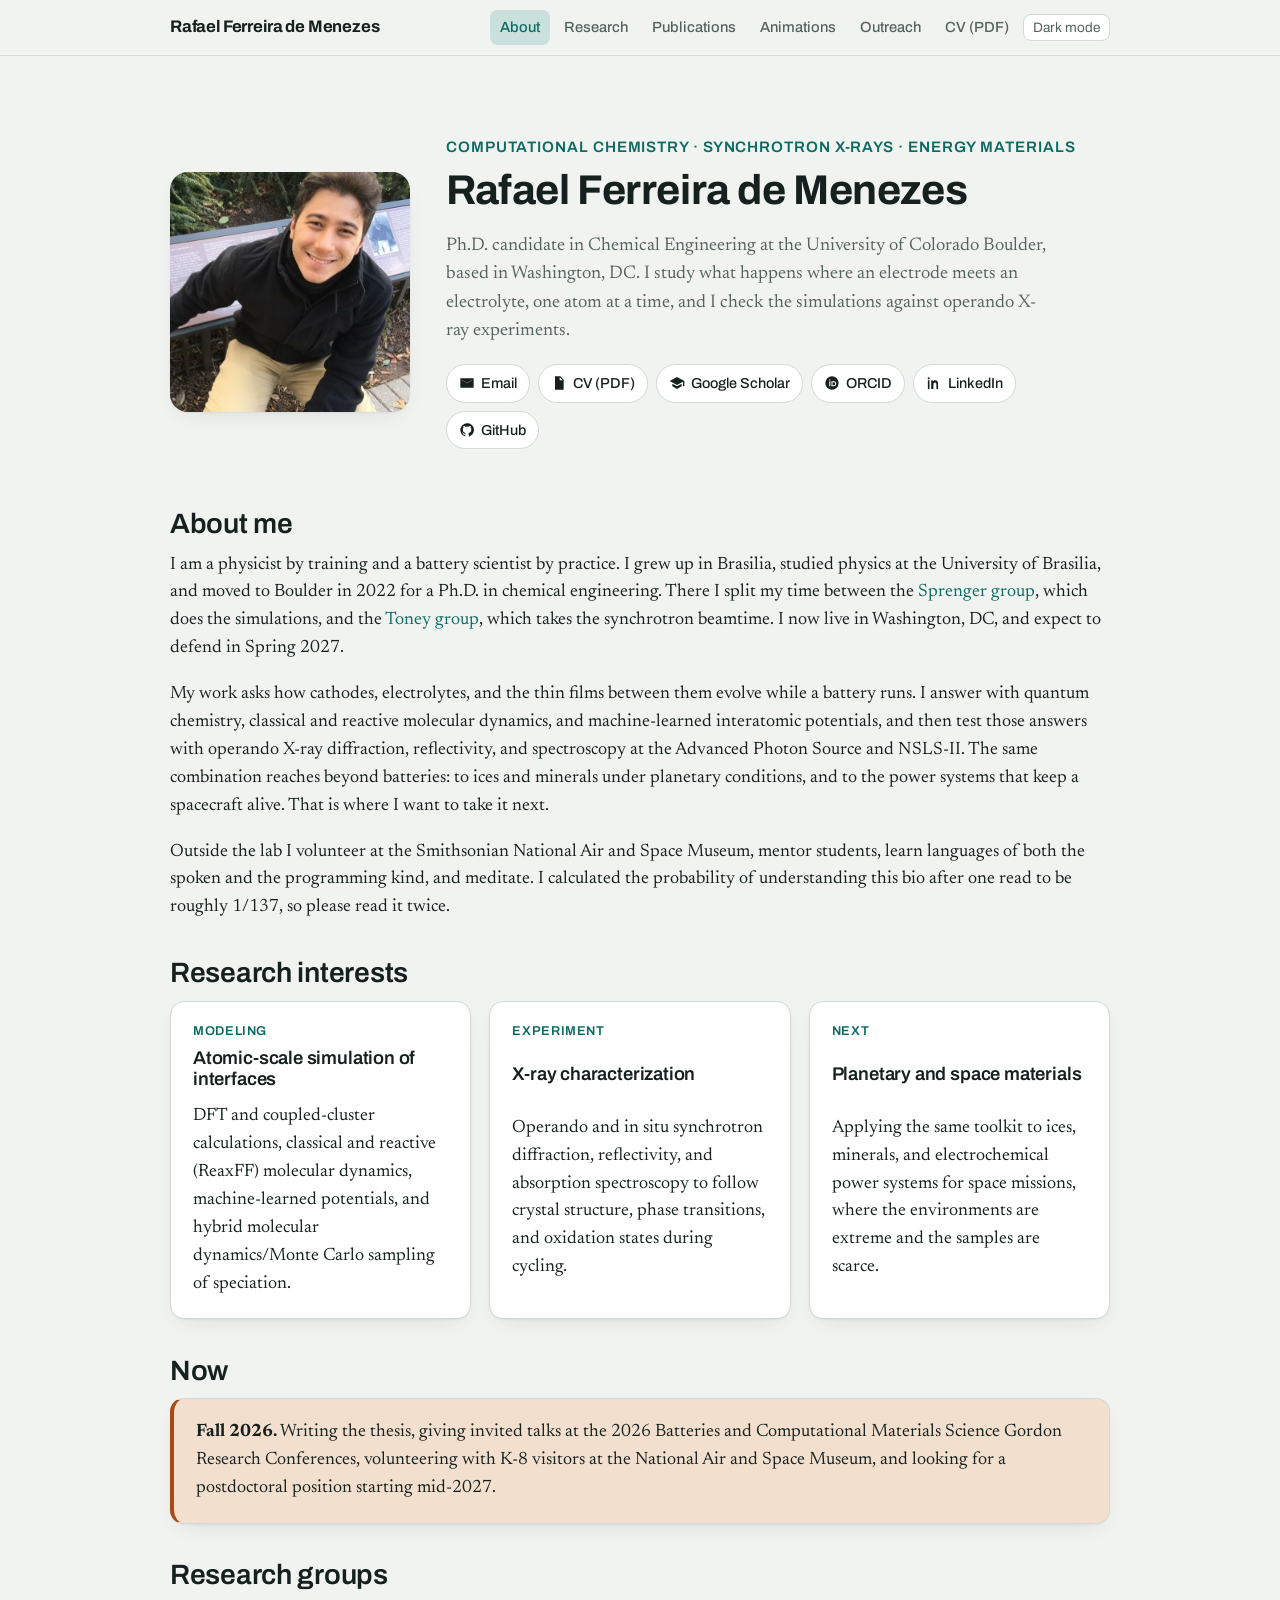
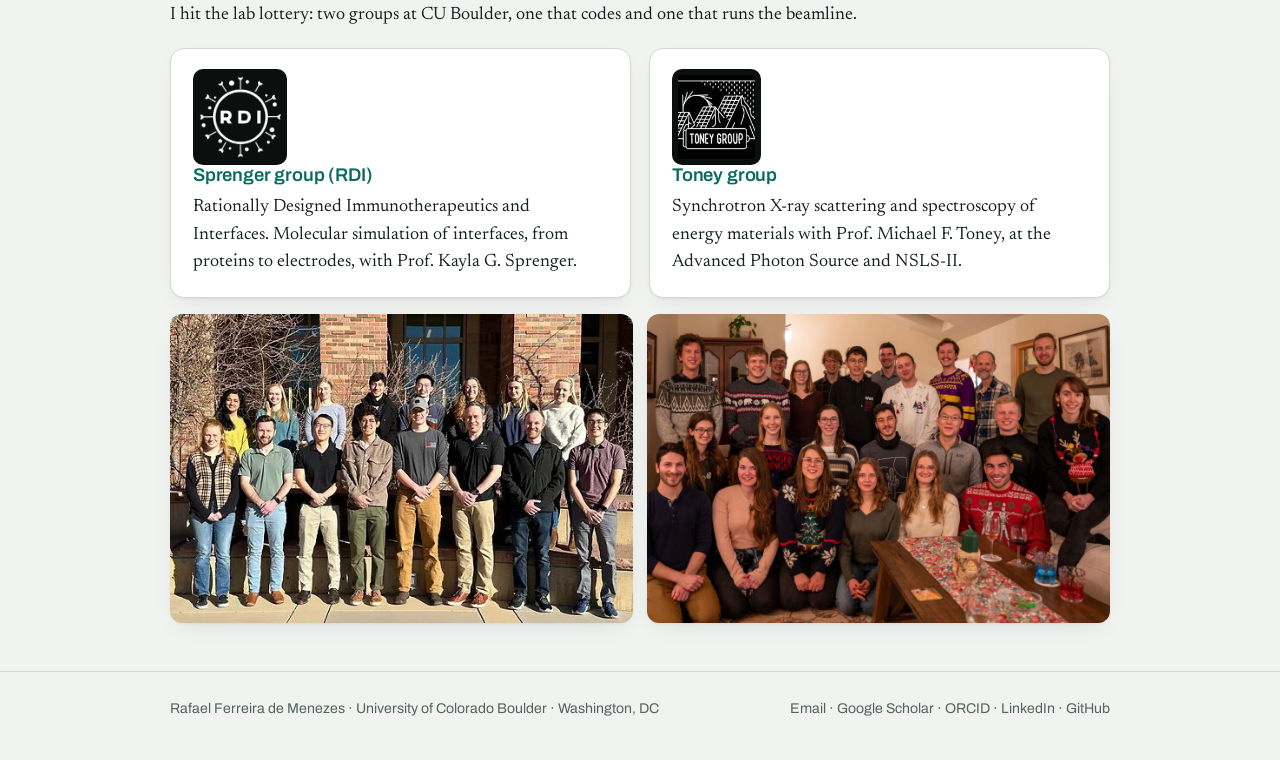
<file: index.html>
<!DOCTYPE html>
<html lang="en">
<head>
<meta charset="utf-8">
<meta name="viewport" content="width=device-width, initial-scale=1">
<title>Rafael Ferreira de Menezes</title>
<meta name="description" content="Computational chemist and materials scientist. PhD candidate at CU Boulder working on electrochemical interfaces with molecular simulation and synchrotron X-rays.">
<meta property="og:title" content="Rafael Ferreira de Menezes">
<meta property="og:description" content="Computational chemist and materials scientist. PhD candidate at CU Boulder working on electrochemical interfaces with molecular simulation and synchrotron X-rays.">
<meta property="og:type" content="website">
<meta property="og:url" content="https://rafael-f-menezes.github.io/">
<meta property="og:image" content="https://rafael-f-menezes.github.io/assets/img/headshot.jpg">
<link rel="canonical" href="https://rafael-f-menezes.github.io/">
<link rel="icon" href="favicon.svg" type="image/svg+xml">
<link rel="preconnect" href="https://fonts.googleapis.com">
<link rel="preconnect" href="https://fonts.gstatic.com" crossorigin>
<link rel="stylesheet" href="https://fonts.googleapis.com/css2?family=Archivo:wght@500;600;700&family=Newsreader:opsz,wght@6..72,400;6..72,500;6..72,600&family=IBM+Plex+Mono:wght@400;500&display=swap">
<link rel="stylesheet" href="assets/css/style.css">
<script>try{var t=localStorage.getItem('theme');if(t==='dark'||t==='light')document.documentElement.setAttribute('data-theme',t);}catch(e){}</script>
</head>
<body>
<a class="skip" href="#main">Skip to content</a>
<header class="site-header"><div class="wrap">
  <a class="brand" href="index.html">Rafael Ferreira de Menezes</a>
  <nav class="main" aria-label="Main">
    <a href="index.html" aria-current="page">About</a><a href="research.html">Research</a><a href="publications.html">Publications</a><a href="animations.html">Animations</a><a href="outreach.html">Outreach</a><a href="assets/cv/Rafael_Ferreira_de_Menezes_CV.pdf">CV (PDF)</a>
    <button class="theme-btn" type="button" aria-label="Toggle color theme">Theme</button>
  </nav>
</div></header>
<main id="main" class="wrap">

<section class="hero">
  <img src="assets/img/headshot.jpg" alt="Rafael Ferreira de Menezes" width="240" height="240">
  <div>
    <div class="kicker">Computational chemistry · Synchrotron X-rays · Energy materials</div>
    <h1>Rafael Ferreira de Menezes</h1>
    <p class="lede">Ph.D. candidate in Chemical Engineering at the University of Colorado Boulder, based in Washington, DC. I study what happens where an electrode meets an electrolyte, one atom at a time, and I check the simulations against operando X-ray experiments.</p>
    <ul class="links">
<li><a href="mailto:ferreira.rafaeldemenezes@gmail.com"><svg viewBox="0 0 24 24"><path d="M2 5h20v14H2zM4 7v.5l8 5 8-5V7l-8 5z"/></svg>Email</a></li>
<li><a href="assets/cv/Rafael_Ferreira_de_Menezes_CV.pdf" target="_blank" rel="noopener"><svg viewBox="0 0 24 24"><path d="M6 2h8l5 5v15H6zm7 1.5V8h4.5zM8 11h8v1.5H8zm0 3h8v1.5H8zm0 3h5v1.5H8z"/></svg>CV (PDF)</a></li>
<li><a href="https://scholar.google.com/citations?user=69vW21YAAAAJ&amp;hl=en" target="_blank" rel="noopener"><svg viewBox="0 0 24 24"><path d="M12 3 1 9l11 6 9-4.9V17h2V9zM5 13.2V17l7 4 7-4v-3.8l-7 3.8z"/></svg>Google Scholar</a></li>
<li><a href="https://orcid.org/0000-0002-4908-3391" target="_blank" rel="noopener"><svg viewBox="0 0 24 24"><path d="M12 2a10 10 0 1 0 0 20 10 10 0 0 0 0-20zm-3.3 4.4a1 1 0 1 1 0 2 1 1 0 0 1 0-2zM7.9 9.3h1.6v7.5H7.9zm3.3 0h3.3c2.6 0 3.9 1.7 3.9 3.8s-1.3 3.7-3.9 3.7h-3.3zm1.6 1.4v4.7h1.6c1.7 0 2.4-1 2.4-2.3 0-1.4-.8-2.4-2.4-2.4z"/></svg>ORCID</a></li>
<li><a href="https://www.linkedin.com/in/rafael-ferreira-de-menezes/" target="_blank" rel="noopener"><svg viewBox="0 0 24 24"><path d="M4 3.5A1.5 1.5 0 1 1 4 6.5a1.5 1.5 0 0 1 0-3zM2.8 8h2.4v13H2.8zm5 0h2.3v1.8c.5-.9 1.7-2 3.6-2 3.6 0 4.3 2.4 4.3 5.4V21h-2.4v-6.2c0-1.5 0-3.4-2.1-3.4s-2.4 1.6-2.4 3.3V21H7.8z"/></svg>LinkedIn</a></li>
<li><a href="https://github.com/rafael-f-menezes" target="_blank" rel="noopener"><svg viewBox="0 0 24 24"><path d="M12 2a10 10 0 0 0-3.2 19.5c.5.1.7-.2.7-.5v-1.8c-2.8.6-3.4-1.2-3.4-1.2-.4-1.2-1.1-1.5-1.1-1.5-.9-.6.1-.6.1-.6 1 .1 1.5 1 1.5 1 .9 1.6 2.4 1.1 3 .9.1-.7.4-1.1.7-1.4-2.2-.2-4.6-1.1-4.6-4.9 0-1.1.4-2 1-2.7-.1-.3-.4-1.3.1-2.7 0 0 .8-.3 2.8 1a9.5 9.5 0 0 1 5 0c1.9-1.3 2.8-1 2.8-1 .5 1.4.2 2.4.1 2.7.6.7 1 1.6 1 2.7 0 3.8-2.4 4.7-4.6 4.9.4.3.7.9.7 1.9v2.8c0 .3.2.6.7.5A10 10 0 0 0 12 2z"/></svg>GitHub</a></li>
    </ul>
  </div>
</section>

<section>
  <h2>About me</h2>
  <p>I am a physicist by training and a battery scientist by practice. I grew up in Brasilia, studied physics at the University of Brasilia, and moved to Boulder in 2022 for a Ph.D. in chemical engineering. There I split my time between the <a href="https://www.sprengergroup.com/" target="_blank" rel="noopener">Sprenger group</a>, which does the simulations, and the <a href="https://www.colorado.edu/lab/toney-group/" target="_blank" rel="noopener">Toney group</a>, which takes the synchrotron beamtime. I now live in Washington, DC, and expect to defend in Spring 2027.</p>
  <p>My work asks how cathodes, electrolytes, and the thin films between them evolve while a battery runs. I answer with quantum chemistry, classical and reactive molecular dynamics, and machine-learned interatomic potentials, and then test those answers with operando X-ray diffraction, reflectivity, and spectroscopy at the Advanced Photon Source and NSLS-II. The same combination reaches beyond batteries: to ices and minerals under planetary conditions, and to the power systems that keep a spacecraft alive. That is where I want to take it next.</p>
  <p>Outside the lab I volunteer at the Smithsonian National Air and Space Museum, mentor students, learn languages of both the spoken and the programming kind, and meditate. I calculated the probability of understanding this bio after one read to be roughly 1/137, so please read it twice.</p>
</section>

<section>
  <h2>Research interests</h2>
  <div class="grid">
    <div class="card interest"><span class="tag">Modeling</span><h3>Atomic-scale simulation of interfaces</h3><p>DFT and coupled-cluster calculations, classical and reactive (ReaxFF) molecular dynamics, machine-learned potentials, and hybrid molecular dynamics/Monte Carlo sampling of speciation.</p></div>
    <div class="card interest"><span class="tag">Experiment</span><h3>X-ray characterization</h3><p>Operando and in situ synchrotron diffraction, reflectivity, and absorption spectroscopy to follow crystal structure, phase transitions, and oxidation states during cycling.</p></div>
    <div class="card interest"><span class="tag">Next</span><h3>Planetary and space materials</h3><p>Applying the same toolkit to ices, minerals, and electrochemical power systems for space missions, where the environments are extreme and the samples are scarce.</p></div>
  </div>
</section>

<section>
  <h2>Now</h2>
  <div class="card note">
    <p><b>Fall 2026.</b> Writing the thesis, giving invited talks at the 2026 Batteries and Computational Materials Science Gordon Research Conferences, volunteering with K-8 visitors at the National Air and Space Museum, and looking for a postdoctoral position starting mid-2027.</p>
  </div>
</section>

<section>
  <h2>Research groups</h2>
  <p>I hit the lab lottery: two groups at CU Boulder, one that codes and one that runs the beamline.</p>
  <div class="grid">
    <div class="card"><div class="logos"><img src="assets/img/groups/rdi_logo.png" alt="RDI group logo"></div><h3><a href="https://www.sprengergroup.com/" target="_blank" rel="noopener">Sprenger group (RDI)</a></h3><p>Rationally Designed Immunotherapeutics and Interfaces. Molecular simulation of interfaces, from proteins to electrodes, with Prof. Kayla G. Sprenger.</p></div>
    <div class="card"><div class="logos"><img src="assets/img/groups/toney_logo.png" alt="Toney group logo"></div><h3><a href="https://www.colorado.edu/lab/toney-group/" target="_blank" rel="noopener">Toney group</a></h3><p>Synchrotron X-ray scattering and spectroscopy of energy materials with Prof. Michael F. Toney, at the Advanced Photon Source and NSLS-II.</p></div>
  </div>
  <div class="photo-row" style="margin-top:16px">
    <img src="assets/img/groups/group_photo_a.jpg" alt="Group photo outdoors in Boulder" loading="lazy">
    <img src="assets/img/groups/group_photo_b.jpg" alt="Group holiday gathering" loading="lazy">
  </div>
</section>
</main>
<footer class="site-footer"><div class="wrap">
  <span>Rafael Ferreira de Menezes · University of Colorado Boulder · Washington, DC</span>
  <span><a href="mailto:ferreira.rafaeldemenezes@gmail.com">Email</a> · <a href="https://scholar.google.com/citations?user=69vW21YAAAAJ&amp;hl=en">Google Scholar</a> · <a href="https://orcid.org/0000-0002-4908-3391">ORCID</a> · <a href="https://www.linkedin.com/in/rafael-ferreira-de-menezes/">LinkedIn</a> · <a href="https://github.com/rafael-f-menezes">GitHub</a></span>
</div></footer>
<script src="assets/js/main.js"></script>
</body>
</html>
</file>
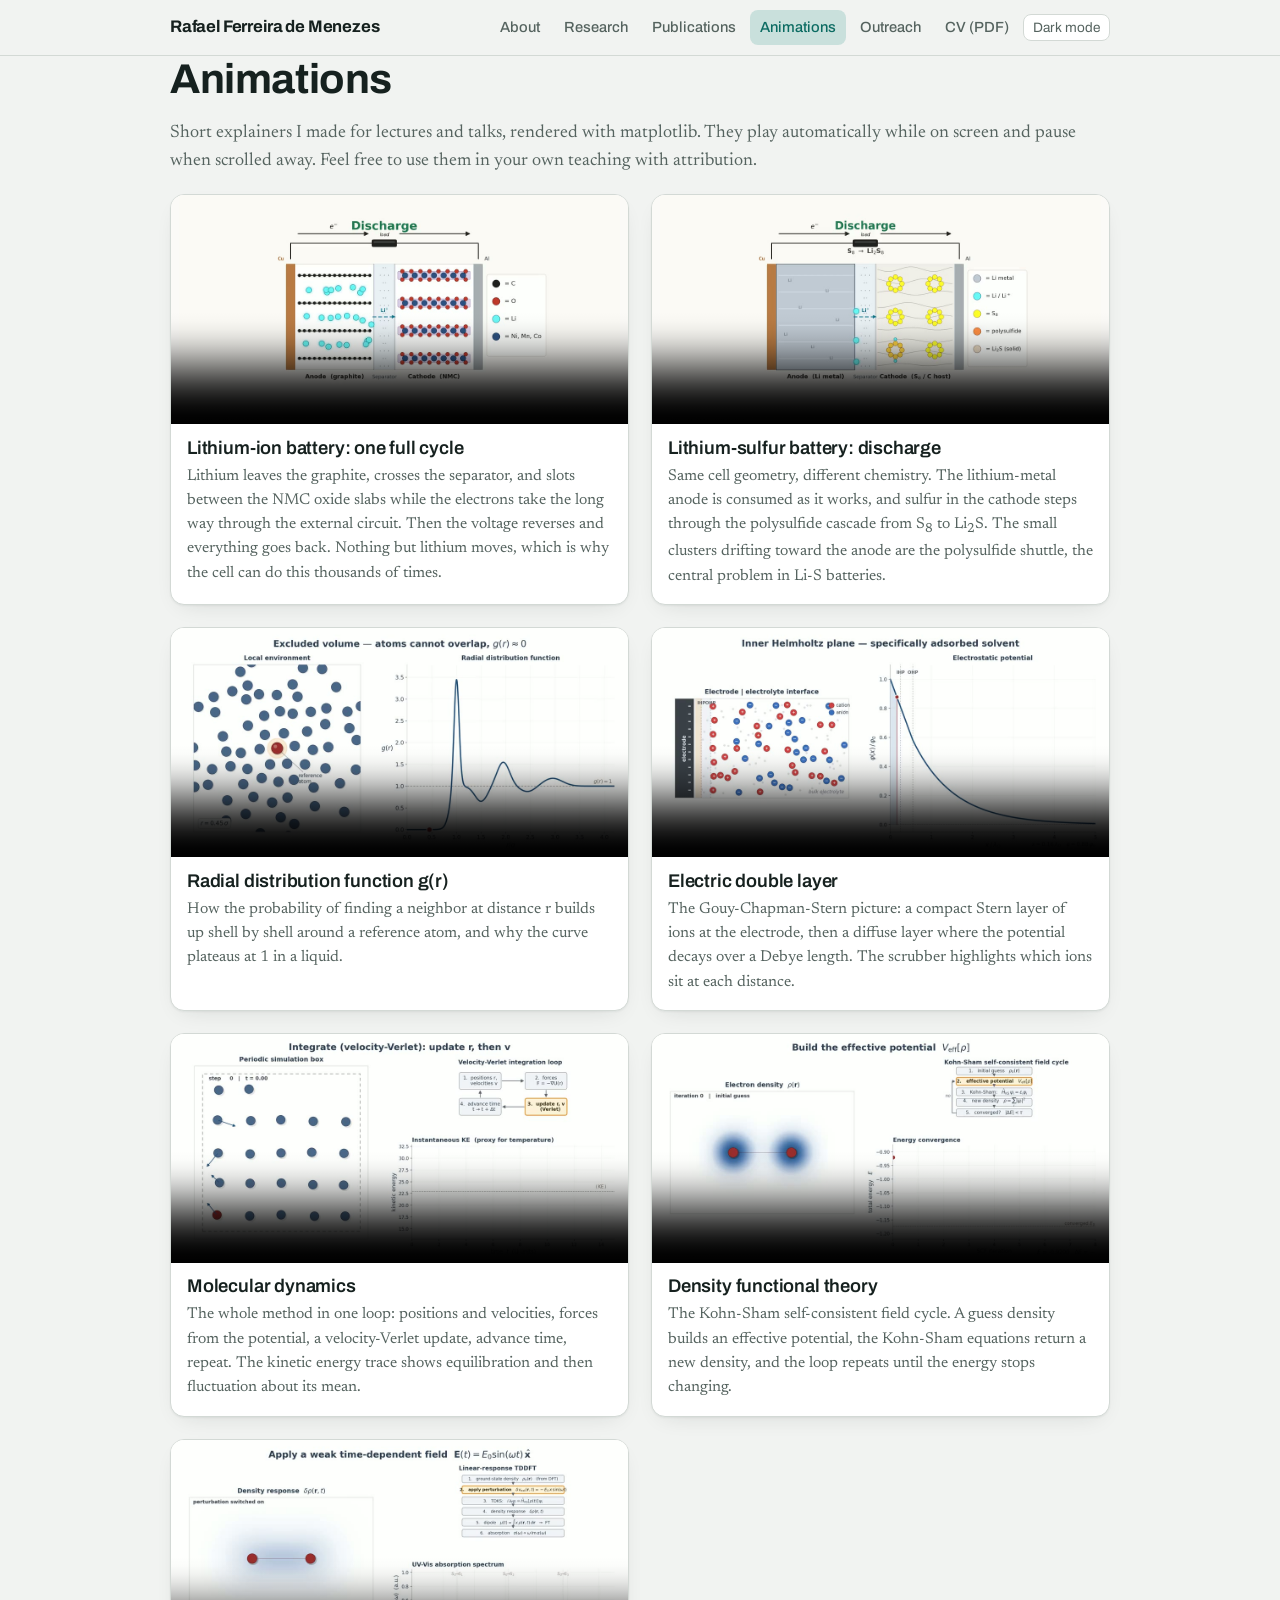
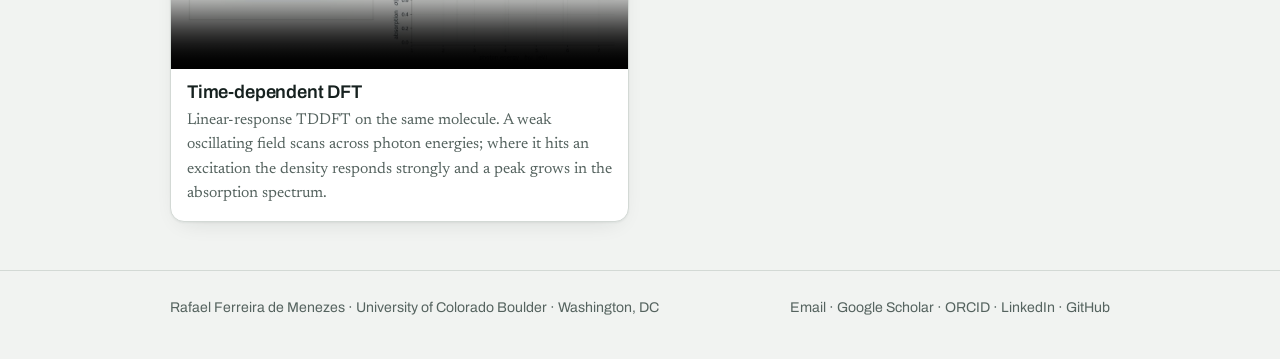
<file: animations.html>
<!DOCTYPE html>
<html lang="en">
<head>
<meta charset="utf-8">
<meta name="viewport" content="width=device-width, initial-scale=1">
<title>Animations</title>
<meta name="description" content="Short teaching animations on battery operation, molecular dynamics, DFT, TDDFT, the radial distribution function, and the electric double layer.">
<meta property="og:title" content="Animations">
<meta property="og:description" content="Short teaching animations on battery operation, molecular dynamics, DFT, TDDFT, the radial distribution function, and the electric double layer.">
<meta property="og:type" content="website">
<meta property="og:url" content="https://rafael-f-menezes.github.io/animations.html">
<meta property="og:image" content="https://rafael-f-menezes.github.io/assets/video/posters/lib_battery.jpg">
<link rel="canonical" href="https://rafael-f-menezes.github.io/animations.html">
<link rel="icon" href="favicon.svg" type="image/svg+xml">
<link rel="preconnect" href="https://fonts.googleapis.com">
<link rel="preconnect" href="https://fonts.gstatic.com" crossorigin>
<link rel="stylesheet" href="https://fonts.googleapis.com/css2?family=Archivo:wght@500;600;700&family=Newsreader:opsz,wght@6..72,400;6..72,500;6..72,600&family=IBM+Plex+Mono:wght@400;500&display=swap">
<link rel="stylesheet" href="assets/css/style.css">
<script>try{var t=localStorage.getItem('theme');if(t==='dark'||t==='light')document.documentElement.setAttribute('data-theme',t);}catch(e){}</script>
</head>
<body>
<a class="skip" href="#main">Skip to content</a>
<header class="site-header"><div class="wrap">
  <a class="brand" href="index.html">Rafael Ferreira de Menezes</a>
  <nav class="main" aria-label="Main">
    <a href="index.html">About</a><a href="research.html">Research</a><a href="publications.html">Publications</a><a href="animations.html" aria-current="page">Animations</a><a href="outreach.html">Outreach</a><a href="assets/cv/Rafael_Ferreira_de_Menezes_CV.pdf">CV (PDF)</a>
    <button class="theme-btn" type="button" aria-label="Toggle color theme">Theme</button>
  </nav>
</div></header>
<main id="main" class="wrap">

<h1>Animations</h1>
<p class="lede muted">Short explainers I made for lectures and talks, rendered with matplotlib. They play automatically while on screen and pause when scrolled away. Feel free to use them in your own teaching with attribution.</p>
<div class="clips">
<figure class="clip"><video class="" muted loop playsinline preload="none" poster="assets/video/posters/lib_battery.jpg" data-src="assets/video/lib_battery.mp4" width="1080" height="560" aria-label="lib battery animation"></video><figcaption><h3>Lithium-ion battery: one full cycle</h3><p>Lithium leaves the graphite, crosses the separator, and slots between the NMC oxide slabs while the electrons take the long way through the external circuit. Then the voltage reverses and everything goes back. Nothing but lithium moves, which is why the cell can do this thousands of times.</p></figcaption></figure>
<figure class="clip"><video class="" muted loop playsinline preload="none" poster="assets/video/posters/lis_battery.jpg" data-src="assets/video/lis_battery.mp4" width="1080" height="560" aria-label="lis battery animation"></video><figcaption><h3>Lithium-sulfur battery: discharge</h3><p>Same cell geometry, different chemistry. The lithium-metal anode is consumed as it works, and sulfur in the cathode steps through the polysulfide cascade from S<sub>8</sub> to Li<sub>2</sub>S. The small clusters drifting toward the anode are the polysulfide shuttle, the central problem in Li-S batteries.</p></figcaption></figure>
<figure class="clip"><video class="" muted loop playsinline preload="none" poster="assets/video/posters/rdf_explainer.jpg" data-src="assets/video/rdf_explainer.mp4" width="1080" height="540" aria-label="rdf explainer animation"></video><figcaption><h3>Radial distribution function g(r)</h3><p>How the probability of finding a neighbor at distance r builds up shell by shell around a reference atom, and why the curve plateaus at 1 in a liquid.</p></figcaption></figure>
<figure class="clip"><video class="" muted loop playsinline preload="none" poster="assets/video/posters/edl_explainer.jpg" data-src="assets/video/edl_explainer.mp4" width="1080" height="540" aria-label="edl explainer animation"></video><figcaption><h3>Electric double layer</h3><p>The Gouy-Chapman-Stern picture: a compact Stern layer of ions at the electrode, then a diffuse layer where the potential decays over a Debye length. The scrubber highlights which ions sit at each distance.</p></figcaption></figure>
<figure class="clip"><video class="" muted loop playsinline preload="none" poster="assets/video/posters/md_explainer.jpg" data-src="assets/video/md_explainer.mp4" width="1080" height="540" aria-label="md explainer animation"></video><figcaption><h3>Molecular dynamics</h3><p>The whole method in one loop: positions and velocities, forces from the potential, a velocity-Verlet update, advance time, repeat. The kinetic energy trace shows equilibration and then fluctuation about its mean.</p></figcaption></figure>
<figure class="clip"><video class="" muted loop playsinline preload="none" poster="assets/video/posters/dft_explainer.jpg" data-src="assets/video/dft_explainer.mp4" width="1080" height="540" aria-label="dft explainer animation"></video><figcaption><h3>Density functional theory</h3><p>The Kohn-Sham self-consistent field cycle. A guess density builds an effective potential, the Kohn-Sham equations return a new density, and the loop repeats until the energy stops changing.</p></figcaption></figure>
<figure class="clip"><video class="" muted loop playsinline preload="none" poster="assets/video/posters/tddft_explainer.jpg" data-src="assets/video/tddft_explainer.mp4" width="1080" height="540" aria-label="tddft explainer animation"></video><figcaption><h3>Time-dependent DFT</h3><p>Linear-response TDDFT on the same molecule. A weak oscillating field scans across photon energies; where it hits an excitation the density responds strongly and a peak grows in the absorption spectrum.</p></figcaption></figure>
</div>
</main>
<footer class="site-footer"><div class="wrap">
  <span>Rafael Ferreira de Menezes · University of Colorado Boulder · Washington, DC</span>
  <span><a href="mailto:ferreira.rafaeldemenezes@gmail.com">Email</a> · <a href="https://scholar.google.com/citations?user=69vW21YAAAAJ&amp;hl=en">Google Scholar</a> · <a href="https://orcid.org/0000-0002-4908-3391">ORCID</a> · <a href="https://www.linkedin.com/in/rafael-ferreira-de-menezes/">LinkedIn</a> · <a href="https://github.com/rafael-f-menezes">GitHub</a></span>
</div></footer>
<script src="assets/js/main.js"></script>
</body>
</html>
</file>
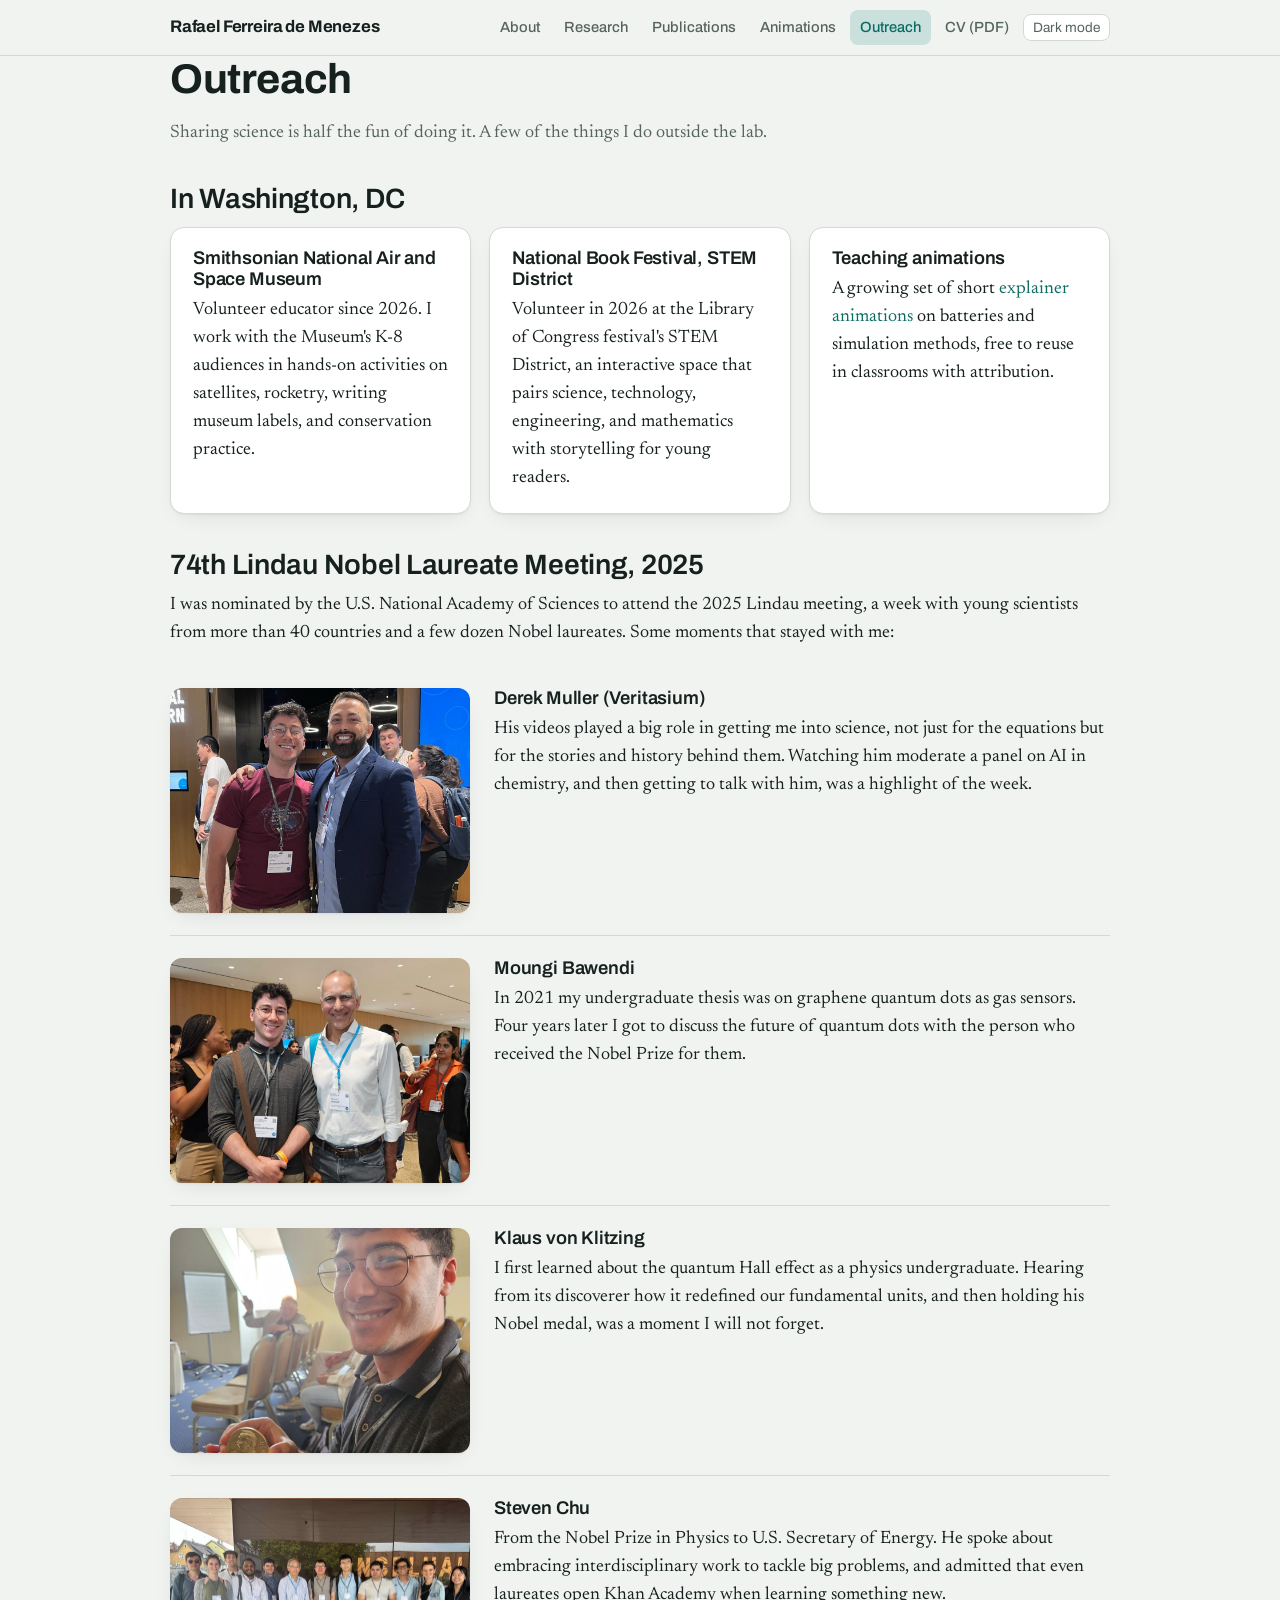
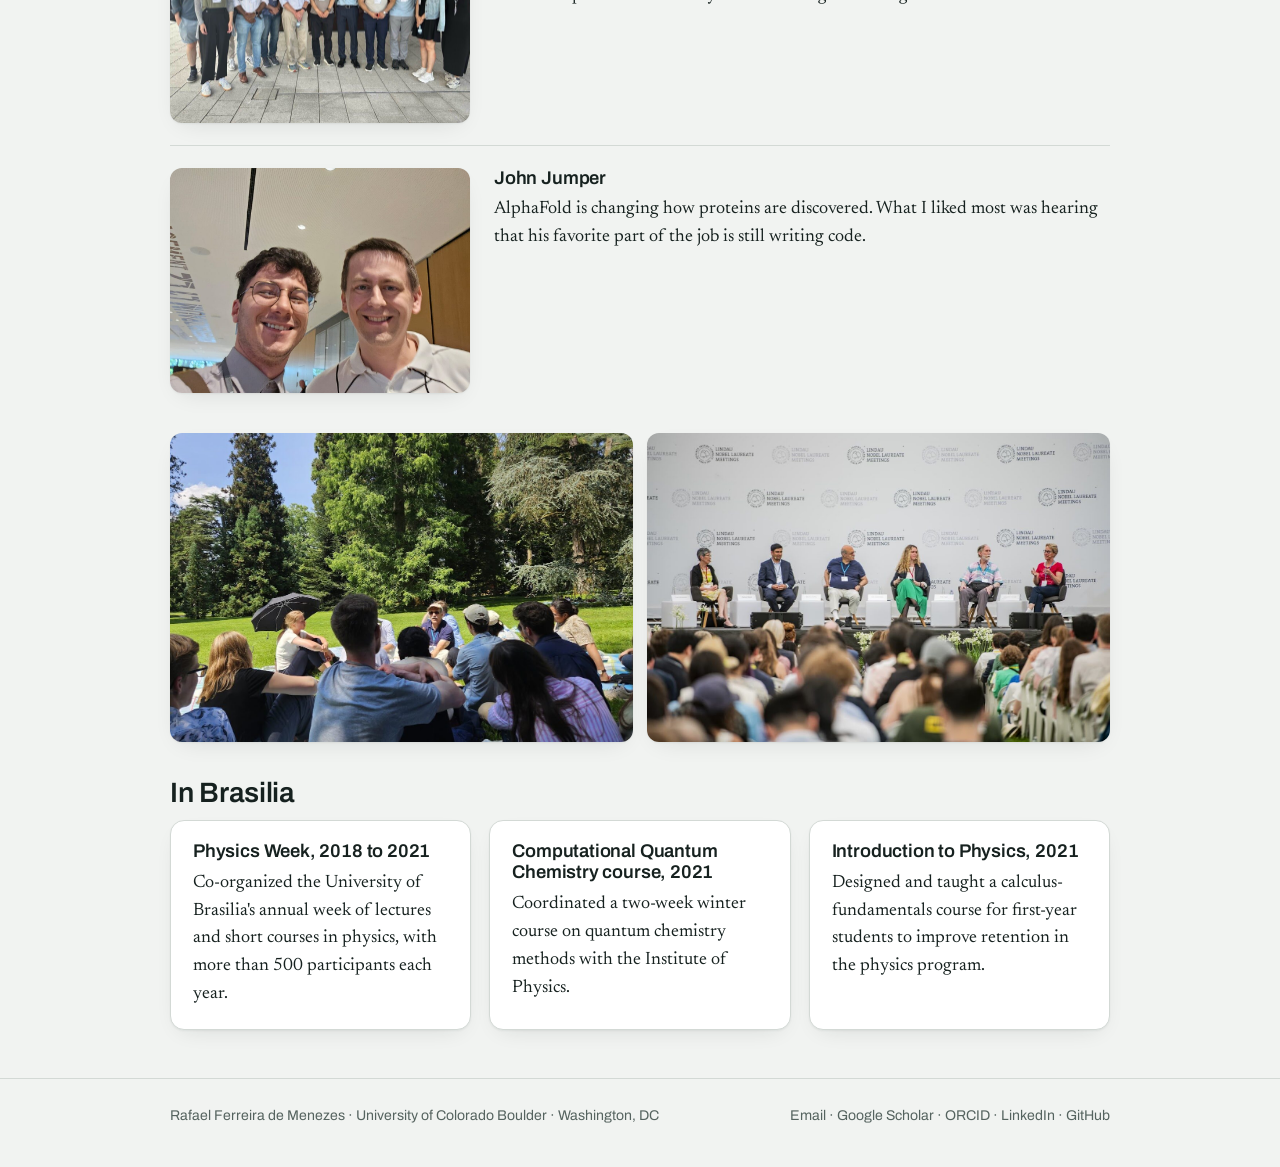
<file: outreach.html>
<!DOCTYPE html>
<html lang="en">
<head>
<meta charset="utf-8">
<meta name="viewport" content="width=device-width, initial-scale=1">
<title>Outreach</title>
<meta name="description" content="Science outreach: Smithsonian National Air and Space Museum, National Book Festival, the Lindau Nobel Laureate Meeting, and Physics Week.">
<meta property="og:title" content="Outreach">
<meta property="og:description" content="Science outreach: Smithsonian National Air and Space Museum, National Book Festival, the Lindau Nobel Laureate Meeting, and Physics Week.">
<meta property="og:type" content="website">
<meta property="og:url" content="https://rafael-f-menezes.github.io/outreach.html">
<meta property="og:image" content="https://rafael-f-menezes.github.io/assets/img/outreach/lindau_1.jpg">
<link rel="canonical" href="https://rafael-f-menezes.github.io/outreach.html">
<link rel="icon" href="favicon.svg" type="image/svg+xml">
<link rel="preconnect" href="https://fonts.googleapis.com">
<link rel="preconnect" href="https://fonts.gstatic.com" crossorigin>
<link rel="stylesheet" href="https://fonts.googleapis.com/css2?family=Archivo:wght@500;600;700&family=Newsreader:opsz,wght@6..72,400;6..72,500;6..72,600&family=IBM+Plex+Mono:wght@400;500&display=swap">
<link rel="stylesheet" href="assets/css/style.css">
<script>try{var t=localStorage.getItem('theme');if(t==='dark'||t==='light')document.documentElement.setAttribute('data-theme',t);}catch(e){}</script>
</head>
<body>
<a class="skip" href="#main">Skip to content</a>
<header class="site-header"><div class="wrap">
  <a class="brand" href="index.html">Rafael Ferreira de Menezes</a>
  <nav class="main" aria-label="Main">
    <a href="index.html">About</a><a href="research.html">Research</a><a href="publications.html">Publications</a><a href="animations.html">Animations</a><a href="outreach.html" aria-current="page">Outreach</a><a href="assets/cv/Rafael_Ferreira_de_Menezes_CV.pdf">CV (PDF)</a>
    <button class="theme-btn" type="button" aria-label="Toggle color theme">Theme</button>
  </nav>
</div></header>
<main id="main" class="wrap">

<h1>Outreach</h1>
<p class="lede muted">Sharing science is half the fun of doing it. A few of the things I do outside the lab.</p>

<section>
  <h2>In Washington, DC</h2>
  <div class="grid">
    <div class="card"><h3>Smithsonian National Air and Space Museum</h3><p>Volunteer educator since 2026. I work with the Museum's K-8 audiences in hands-on activities on satellites, rocketry, writing museum labels, and conservation practice.</p></div>
    <div class="card"><h3>National Book Festival, STEM District</h3><p>Volunteer in 2026 at the Library of Congress festival's STEM District, an interactive space that pairs science, technology, engineering, and mathematics with storytelling for young readers.</p></div>
    <div class="card"><h3>Teaching animations</h3><p>A growing set of short <a href="animations.html">explainer animations</a> on batteries and simulation methods, free to reuse in classrooms with attribution.</p></div>
  </div>
</section>

<section>
  <h2>74th Lindau Nobel Laureate Meeting, 2025</h2>
  <p>I was nominated by the U.S. National Academy of Sciences to attend the 2025 Lindau meeting, a week with young scientists from more than 40 countries and a few dozen Nobel laureates. Some moments that stayed with me:</p>

  <div class="story"><img src="assets/img/outreach/muller.jpg" alt="Rafael with Derek Muller" loading="lazy"><div><h3>Derek Muller (Veritasium)</h3><p>His videos played a big role in getting me into science, not just for the equations but for the stories and history behind them. Watching him moderate a panel on AI in chemistry, and then getting to talk with him, was a highlight of the week.</p></div></div>
  <div class="story"><img src="assets/img/outreach/bawendi.jpg" alt="Rafael with Moungi Bawendi" loading="lazy"><div><h3>Moungi Bawendi</h3><p>In 2021 my undergraduate thesis was on graphene quantum dots as gas sensors. Four years later I got to discuss the future of quantum dots with the person who received the Nobel Prize for them.</p></div></div>
  <div class="story"><img src="assets/img/outreach/klitzing_medal.jpg" alt="Rafael holding Klaus von Klitzing's Nobel medal" loading="lazy"><div><h3>Klaus von Klitzing</h3><p>I first learned about the quantum Hall effect as a physics undergraduate. Hearing from its discoverer how it redefined our fundamental units, and then holding his Nobel medal, was a moment I will not forget.</p></div></div>
  <div class="story"><img src="assets/img/outreach/chu.jpg" alt="Session with Steven Chu at Lindau" loading="lazy"><div><h3>Steven Chu</h3><p>From the Nobel Prize in Physics to U.S. Secretary of Energy. He spoke about embracing interdisciplinary work to tackle big problems, and admitted that even laureates open Khan Academy when learning something new.</p></div></div>
  <div class="story"><img src="assets/img/outreach/jumper.jpg" alt="Rafael with John Jumper" loading="lazy"><div><h3>John Jumper</h3><p>AlphaFold is changing how proteins are discovered. What I liked most was hearing that his favorite part of the job is still writing code.</p></div></div>
  <div class="photo-row" style="margin-top:18px">
    <img src="assets/img/outreach/lindau_1.jpg" alt="Young scientists gathered outdoors at Lindau" loading="lazy">
    <img src="assets/img/outreach/lindau_2.jpg" alt="Panel discussion at the Lindau meeting" loading="lazy">
  </div>
</section>

<section>
  <h2>In Brasilia</h2>
  <div class="grid">
    <div class="card"><h3>Physics Week, 2018 to 2021</h3><p>Co-organized the University of Brasilia's annual week of lectures and short courses in physics, with more than 500 participants each year.</p></div>
    <div class="card"><h3>Computational Quantum Chemistry course, 2021</h3><p>Coordinated a two-week winter course on quantum chemistry methods with the Institute of Physics.</p></div>
    <div class="card"><h3>Introduction to Physics, 2021</h3><p>Designed and taught a calculus-fundamentals course for first-year students to improve retention in the physics program.</p></div>
  </div>
</section>
</main>
<footer class="site-footer"><div class="wrap">
  <span>Rafael Ferreira de Menezes · University of Colorado Boulder · Washington, DC</span>
  <span><a href="mailto:ferreira.rafaeldemenezes@gmail.com">Email</a> · <a href="https://scholar.google.com/citations?user=69vW21YAAAAJ&amp;hl=en">Google Scholar</a> · <a href="https://orcid.org/0000-0002-4908-3391">ORCID</a> · <a href="https://www.linkedin.com/in/rafael-ferreira-de-menezes/">LinkedIn</a> · <a href="https://github.com/rafael-f-menezes">GitHub</a></span>
</div></footer>
<script src="assets/js/main.js"></script>
</body>
</html>
</file>
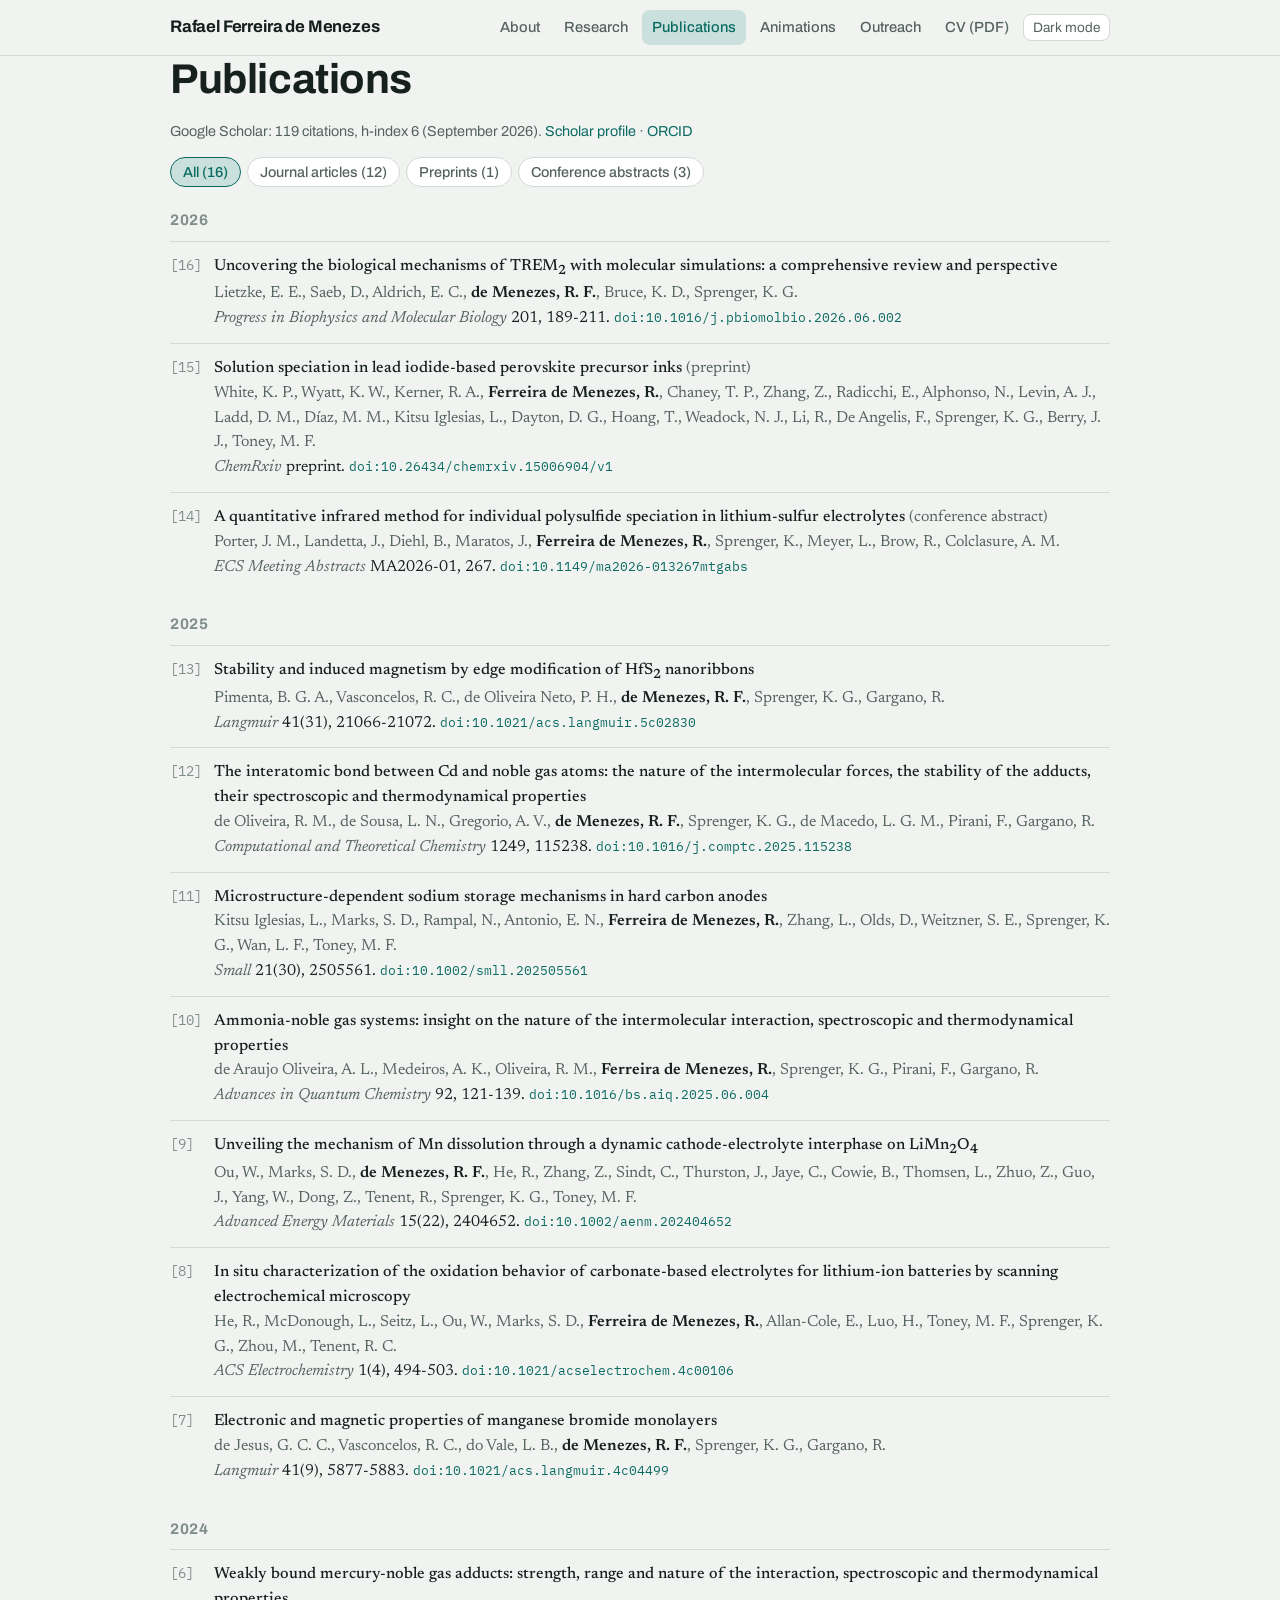
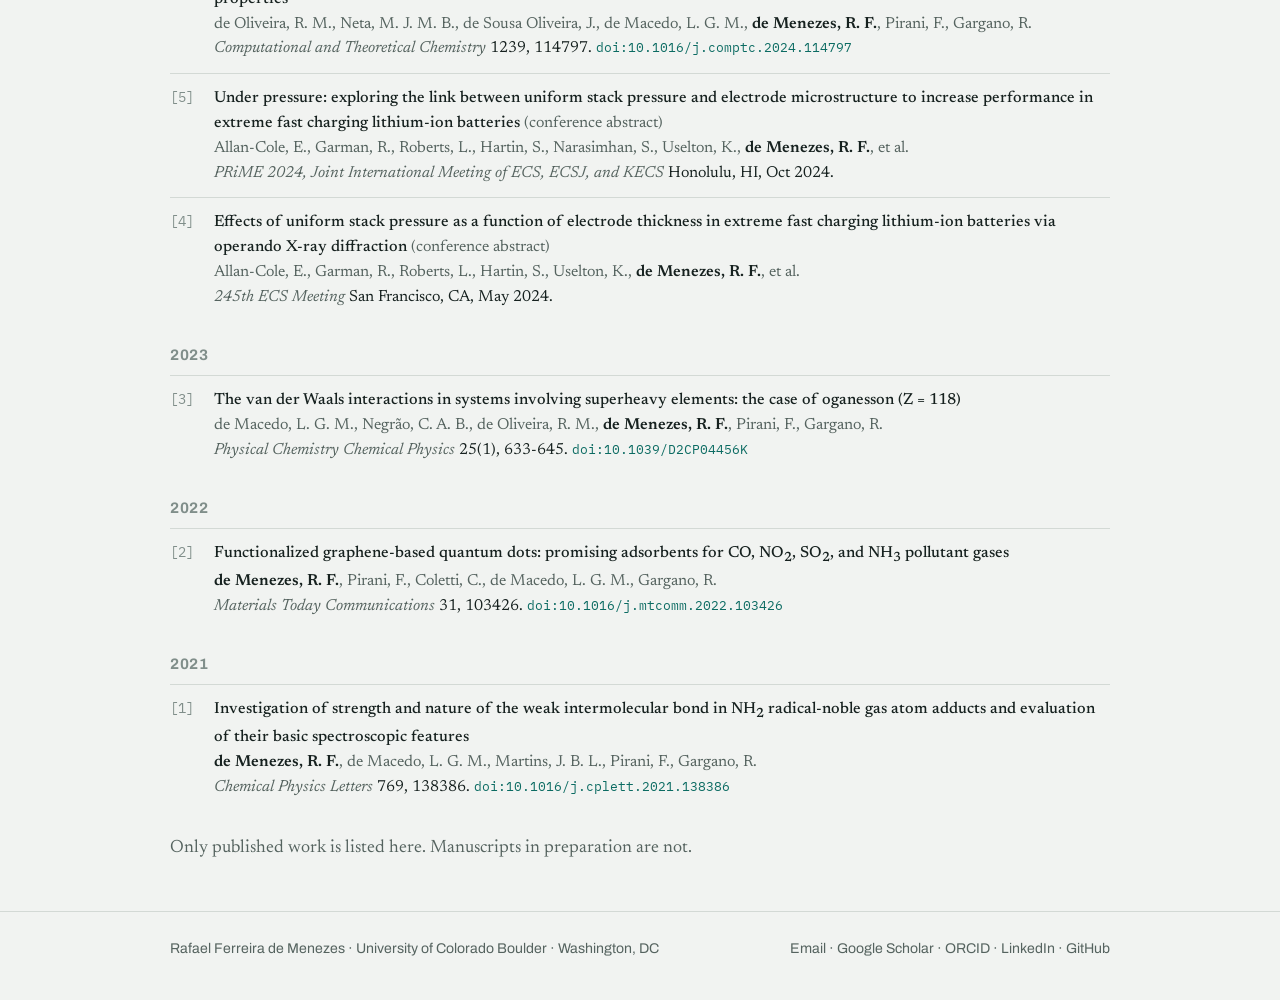
<file: publications.html>
<!DOCTYPE html>
<html lang="en">
<head>
<meta charset="utf-8">
<meta name="viewport" content="width=device-width, initial-scale=1">
<title>Publications</title>
<meta name="description" content="Journal articles, preprints, and conference abstracts by Rafael Ferreira de Menezes.">
<meta property="og:title" content="Publications">
<meta property="og:description" content="Journal articles, preprints, and conference abstracts by Rafael Ferreira de Menezes.">
<meta property="og:type" content="website">
<meta property="og:url" content="https://rafael-f-menezes.github.io/publications.html">
<meta property="og:image" content="https://rafael-f-menezes.github.io/assets/img/headshot.jpg">
<link rel="canonical" href="https://rafael-f-menezes.github.io/publications.html">
<link rel="icon" href="favicon.svg" type="image/svg+xml">
<link rel="preconnect" href="https://fonts.googleapis.com">
<link rel="preconnect" href="https://fonts.gstatic.com" crossorigin>
<link rel="stylesheet" href="https://fonts.googleapis.com/css2?family=Archivo:wght@500;600;700&family=Newsreader:opsz,wght@6..72,400;6..72,500;6..72,600&family=IBM+Plex+Mono:wght@400;500&display=swap">
<link rel="stylesheet" href="assets/css/style.css">
<script>try{var t=localStorage.getItem('theme');if(t==='dark'||t==='light')document.documentElement.setAttribute('data-theme',t);}catch(e){}</script>
</head>
<body>
<a class="skip" href="#main">Skip to content</a>
<header class="site-header"><div class="wrap">
  <a class="brand" href="index.html">Rafael Ferreira de Menezes</a>
  <nav class="main" aria-label="Main">
    <a href="index.html">About</a><a href="research.html">Research</a><a href="publications.html" aria-current="page">Publications</a><a href="animations.html">Animations</a><a href="outreach.html">Outreach</a><a href="assets/cv/Rafael_Ferreira_de_Menezes_CV.pdf">CV (PDF)</a>
    <button class="theme-btn" type="button" aria-label="Toggle color theme">Theme</button>
  </nav>
</div></header>
<main id="main" class="wrap">

<h1>Publications</h1>
<p id="metrics" class="metrics"></p>
<div id="pub-tabs" class="pub-tabs" role="group" aria-label="Filter publications"></div>
<div id="pubs"><noscript><p>This list needs JavaScript. See my <a href="https://scholar.google.com/citations?user=69vW21YAAAAJ&amp;hl=en">Google Scholar profile</a> instead.</p></noscript></div>
<p class="muted" style="margin-top:24px">Only published work is listed here. Manuscripts in preparation are not.</p>
<script src="assets/js/publications.js"></script>
</main>
<footer class="site-footer"><div class="wrap">
  <span>Rafael Ferreira de Menezes · University of Colorado Boulder · Washington, DC</span>
  <span><a href="mailto:ferreira.rafaeldemenezes@gmail.com">Email</a> · <a href="https://scholar.google.com/citations?user=69vW21YAAAAJ&amp;hl=en">Google Scholar</a> · <a href="https://orcid.org/0000-0002-4908-3391">ORCID</a> · <a href="https://www.linkedin.com/in/rafael-ferreira-de-menezes/">LinkedIn</a> · <a href="https://github.com/rafael-f-menezes">GitHub</a></span>
</div></footer>
<script src="assets/js/main.js"></script>
</body>
</html>
</file>
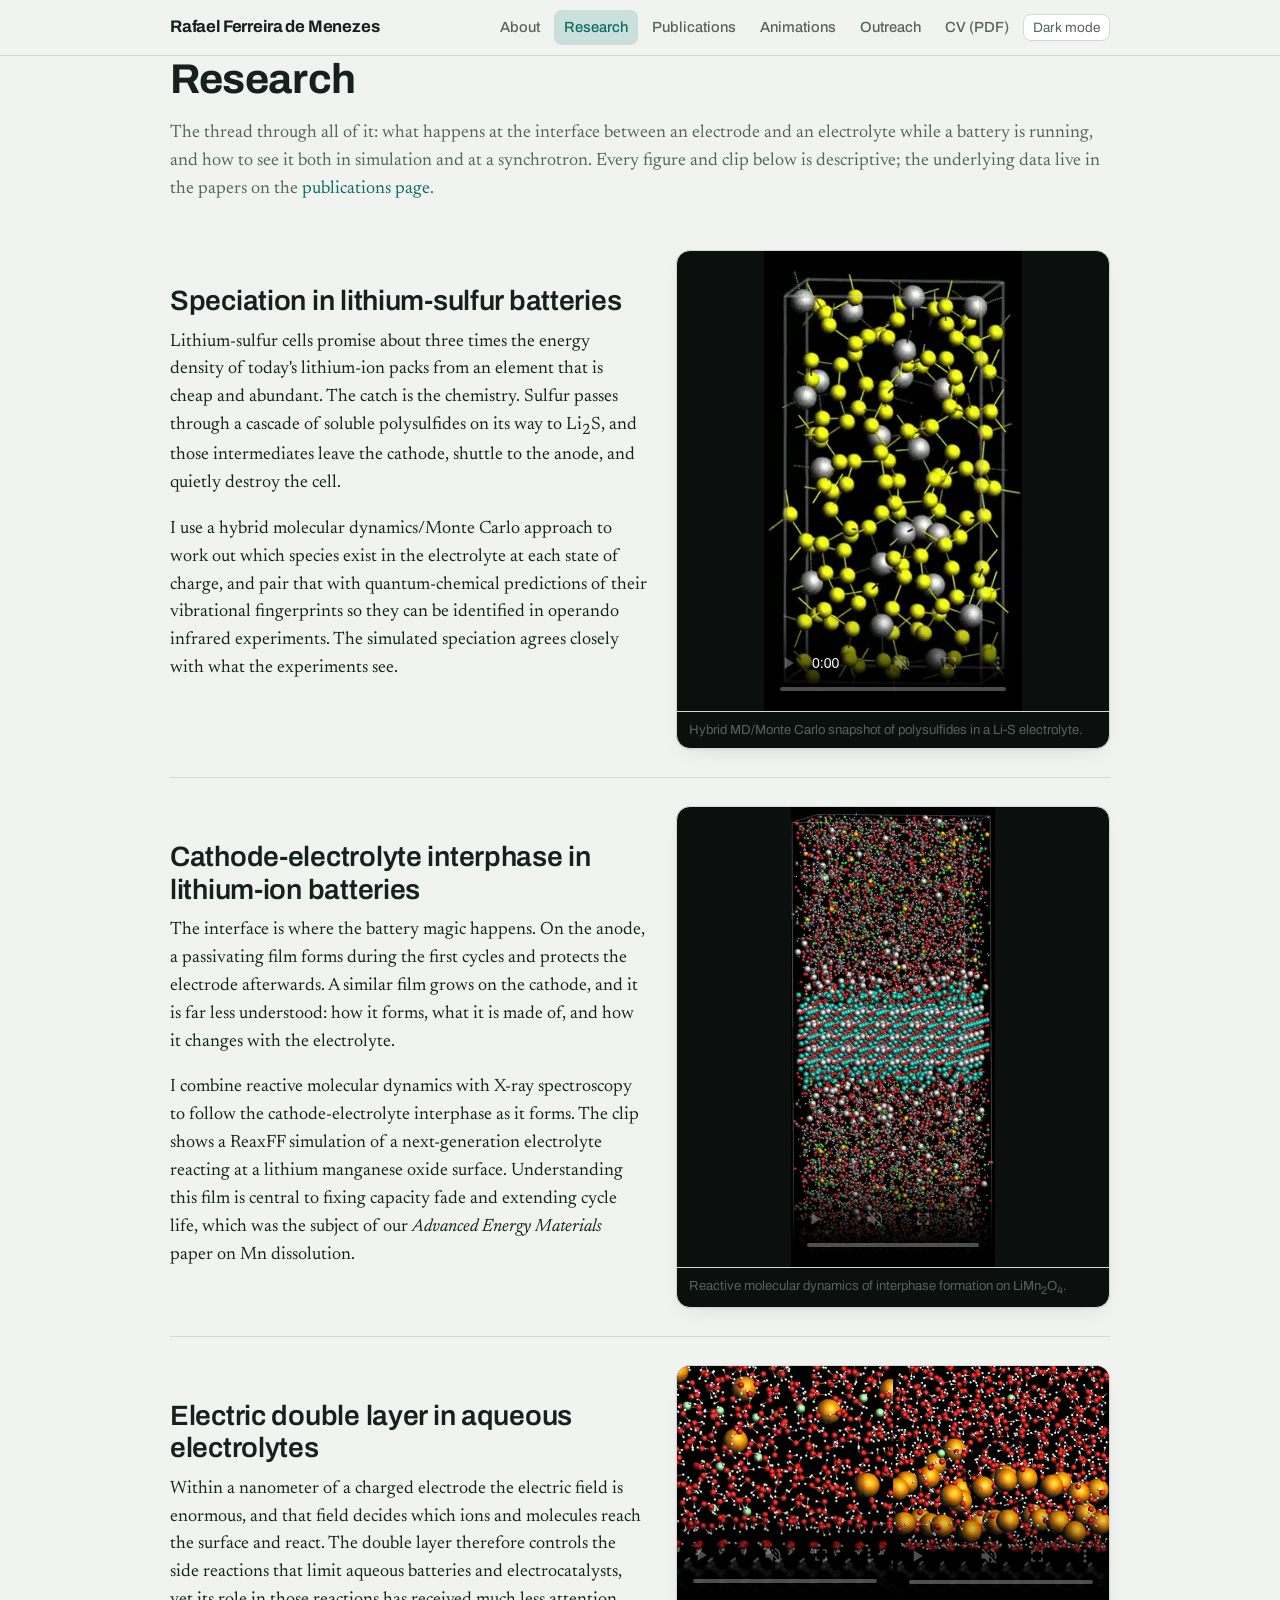
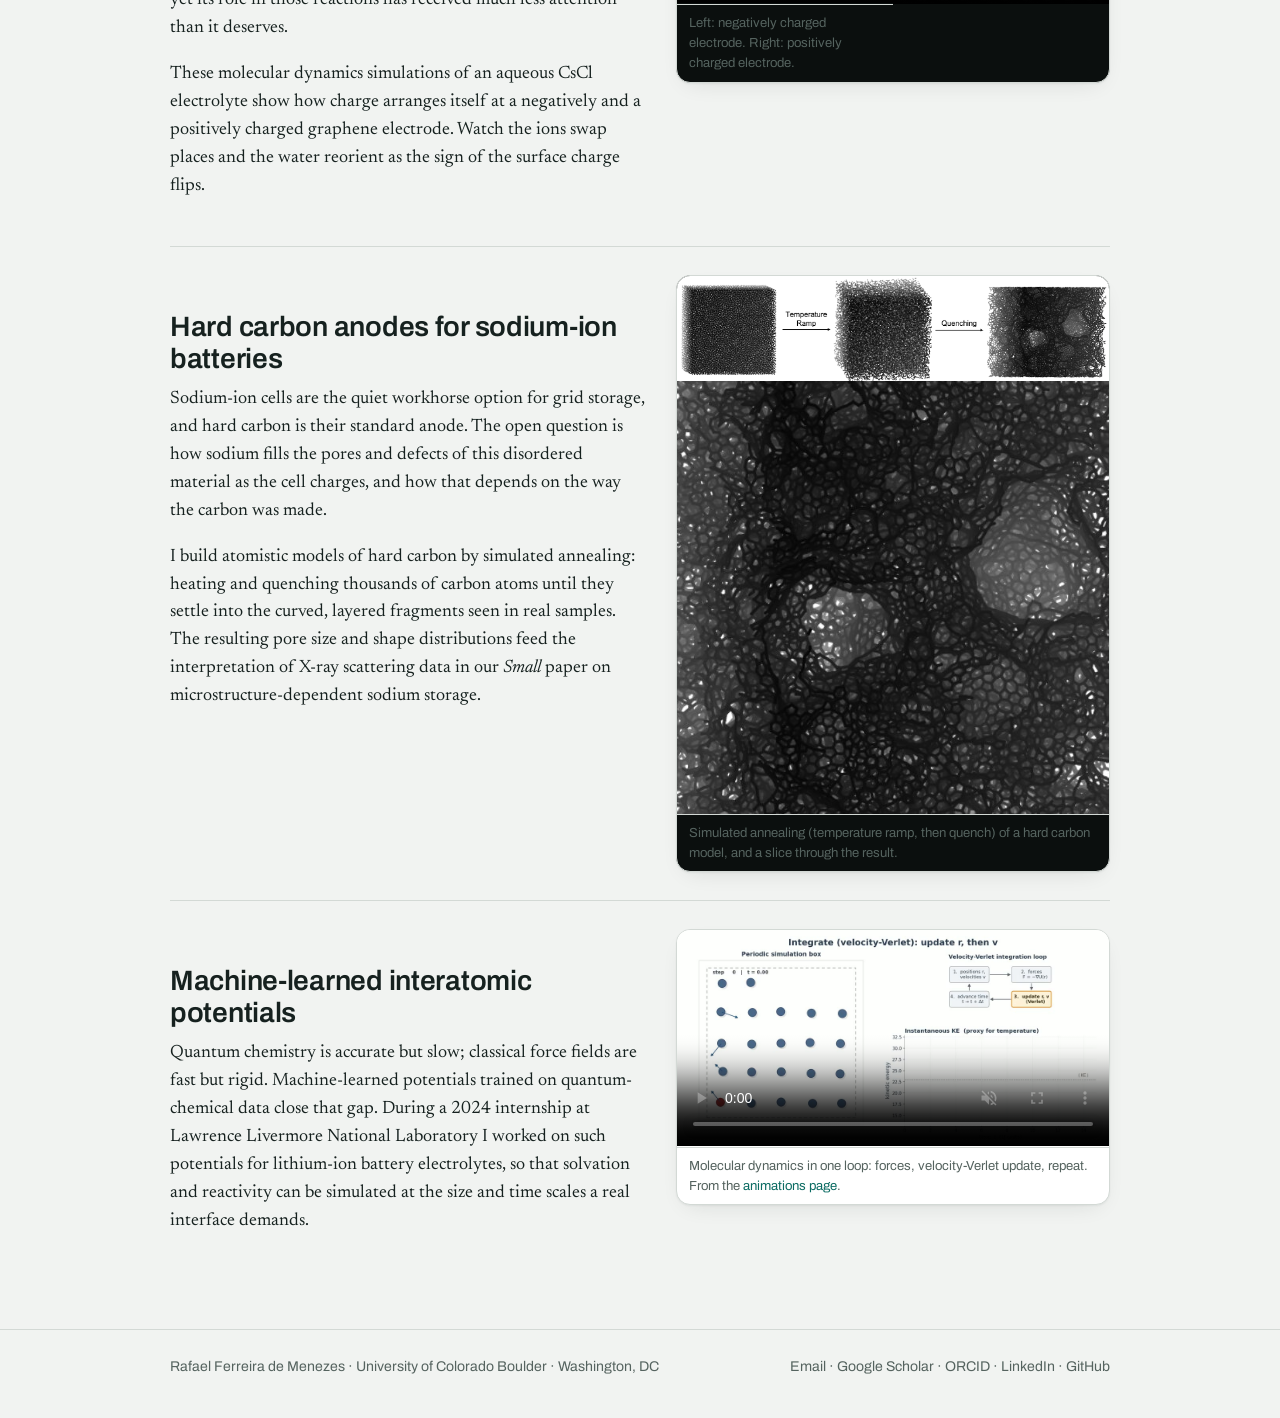
<file: research.html>
<!DOCTYPE html>
<html lang="en">
<head>
<meta charset="utf-8">
<meta name="viewport" content="width=device-width, initial-scale=1">
<title>Research</title>
<meta name="description" content="Research projects: lithium-sulfur speciation, cathode-electrolyte interphase, electric double layers, hard carbon anodes, and machine-learned interatomic potentials.">
<meta property="og:title" content="Research">
<meta property="og:description" content="Research projects: lithium-sulfur speciation, cathode-electrolyte interphase, electric double layers, hard carbon anodes, and machine-learned interatomic potentials.">
<meta property="og:type" content="website">
<meta property="og:url" content="https://rafael-f-menezes.github.io/research.html">
<meta property="og:image" content="https://rafael-f-menezes.github.io/assets/img/headshot.jpg">
<link rel="canonical" href="https://rafael-f-menezes.github.io/research.html">
<link rel="icon" href="favicon.svg" type="image/svg+xml">
<link rel="preconnect" href="https://fonts.googleapis.com">
<link rel="preconnect" href="https://fonts.gstatic.com" crossorigin>
<link rel="stylesheet" href="https://fonts.googleapis.com/css2?family=Archivo:wght@500;600;700&family=Newsreader:opsz,wght@6..72,400;6..72,500;6..72,600&family=IBM+Plex+Mono:wght@400;500&display=swap">
<link rel="stylesheet" href="assets/css/style.css">
<script>try{var t=localStorage.getItem('theme');if(t==='dark'||t==='light')document.documentElement.setAttribute('data-theme',t);}catch(e){}</script>
</head>
<body>
<a class="skip" href="#main">Skip to content</a>
<header class="site-header"><div class="wrap">
  <a class="brand" href="index.html">Rafael Ferreira de Menezes</a>
  <nav class="main" aria-label="Main">
    <a href="index.html">About</a><a href="research.html" aria-current="page">Research</a><a href="publications.html">Publications</a><a href="animations.html">Animations</a><a href="outreach.html">Outreach</a><a href="assets/cv/Rafael_Ferreira_de_Menezes_CV.pdf">CV (PDF)</a>
    <button class="theme-btn" type="button" aria-label="Toggle color theme">Theme</button>
  </nav>
</div></header>
<main id="main" class="wrap">

<h1>Research</h1>
<p class="lede muted">The thread through all of it: what happens at the interface between an electrode and an electrolyte while a battery is running, and how to see it both in simulation and at a synchrotron. Every figure and clip below is descriptive; the underlying data live in the papers on the <a href="publications.html">publications page</a>.</p>

<article class="project" id="lis">
  <div>
    <h2>Speciation in lithium-sulfur batteries</h2>
    <p>Lithium-sulfur cells promise about three times the energy density of today's lithium-ion packs from an element that is cheap and abundant. The catch is the chemistry. Sulfur passes through a cascade of soluble polysulfides on its way to Li<sub>2</sub>S, and those intermediates leave the cathode, shuttle to the anode, and quietly destroy the cell.</p>
    <p>I use a hybrid molecular dynamics/Monte Carlo approach to work out which species exist in the electrolyte at each state of charge, and pair that with quantum-chemical predictions of their vibrational fingerprints so they can be identified in operando infrared experiments. The simulated speciation agrees closely with what the experiments see.</p>
  </div>
  <figure class="media dark"><video class="tall" muted loop playsinline preload="none" poster="assets/video/posters/lis_speciation.jpg" data-src="assets/video/lis_speciation.mp4" width="314" height="560" aria-label="lis speciation animation"></video><figcaption>Hybrid MD/Monte Carlo snapshot of polysulfides in a Li-S electrolyte.</figcaption></figure>
</article>

<article class="project" id="cei">
  <div>
    <h2>Cathode-electrolyte interphase in lithium-ion batteries</h2>
    <p>The interface is where the battery magic happens. On the anode, a passivating film forms during the first cycles and protects the electrode afterwards. A similar film grows on the cathode, and it is far less understood: how it forms, what it is made of, and how it changes with the electrolyte.</p>
    <p>I combine reactive molecular dynamics with X-ray spectroscopy to follow the cathode-electrolyte interphase as it forms. The clip shows a ReaxFF simulation of a next-generation electrolyte reacting at a lithium manganese oxide surface. Understanding this film is central to fixing capacity fade and extending cycle life, which was the subject of our <em>Advanced Energy Materials</em> paper on Mn dissolution.</p>
  </div>
  <figure class="media dark"><video class="tall" muted loop playsinline preload="none" poster="assets/video/posters/cei_reaxff.jpg" data-src="assets/video/cei_reaxff.mp4" width="360" height="812" aria-label="cei reaxff animation"></video><figcaption>Reactive molecular dynamics of interphase formation on LiMn<sub>2</sub>O<sub>4</sub>.</figcaption></figure>
</article>

<article class="project" id="edl">
  <div>
    <h2>Electric double layer in aqueous electrolytes</h2>
    <p>Within a nanometer of a charged electrode the electric field is enormous, and that field decides which ions and molecules reach the surface and react. The double layer therefore controls the side reactions that limit aqueous batteries and electrocatalysts, yet its role in those reactions has received much less attention than it deserves.</p>
    <p>These molecular dynamics simulations of an aqueous CsCl electrolyte show how charge arranges itself at a negatively and a positively charged graphene electrode. Watch the ions swap places and the water reorient as the sign of the surface charge flips.</p>
  </div>
  <figure class="media dark pair"><video class="" muted loop playsinline preload="none" poster="assets/video/posters/edl_negative.jpg" data-src="assets/video/edl_negative.mp4" width="370" height="406" aria-label="edl negative animation"></video><video class="" muted loop playsinline preload="none" poster="assets/video/posters/edl_positive.jpg" data-src="assets/video/edl_positive.mp4" width="400" height="440" aria-label="edl positive animation"></video><figcaption>Left: negatively charged electrode. Right: positively charged electrode.</figcaption></figure>
</article>

<article class="project" id="hardcarbon">
  <div>
    <h2>Hard carbon anodes for sodium-ion batteries</h2>
    <p>Sodium-ion cells are the quiet workhorse option for grid storage, and hard carbon is their standard anode. The open question is how sodium fills the pores and defects of this disordered material as the cell charges, and how that depends on the way the carbon was made.</p>
    <p>I build atomistic models of hard carbon by simulated annealing: heating and quenching thousands of carbon atoms until they settle into the curved, layered fragments seen in real samples. The resulting pore size and shape distributions feed the interpretation of X-ray scattering data in our <em>Small</em> paper on microstructure-dependent sodium storage.</p>
  </div>
  <figure class="media dark"><img src="assets/img/research/hardcarbon_anneal.png" alt="Three stages of a simulated annealing run generating a hard carbon model" width="1280" height="311" loading="lazy"><img src="assets/img/research/hardcarbon_thumb.jpg" alt="Slice through a hard carbon model" loading="lazy"><figcaption>Simulated annealing (temperature ramp, then quench) of a hard carbon model, and a slice through the result.</figcaption></figure>
</article>

<article class="project" id="mlip">
  <div>
    <h2>Machine-learned interatomic potentials</h2>
    <p>Quantum chemistry is accurate but slow; classical force fields are fast but rigid. Machine-learned potentials trained on quantum-chemical data close that gap. During a 2024 internship at Lawrence Livermore National Laboratory I worked on such potentials for lithium-ion battery electrolytes, so that solvation and reactivity can be simulated at the size and time scales a real interface demands.</p>
  </div>
  <figure class="media"><video class="" muted loop playsinline preload="none" poster="assets/video/posters/md_explainer.jpg" data-src="assets/video/md_explainer.mp4" width="1080" height="540" aria-label="md explainer animation"></video><figcaption>Molecular dynamics in one loop: forces, velocity-Verlet update, repeat. From the <a href="animations.html">animations page</a>.</figcaption></figure>
</article>
</main>
<footer class="site-footer"><div class="wrap">
  <span>Rafael Ferreira de Menezes · University of Colorado Boulder · Washington, DC</span>
  <span><a href="mailto:ferreira.rafaeldemenezes@gmail.com">Email</a> · <a href="https://scholar.google.com/citations?user=69vW21YAAAAJ&amp;hl=en">Google Scholar</a> · <a href="https://orcid.org/0000-0002-4908-3391">ORCID</a> · <a href="https://www.linkedin.com/in/rafael-ferreira-de-menezes/">LinkedIn</a> · <a href="https://github.com/rafael-f-menezes">GitHub</a></span>
</div></footer>
<script src="assets/js/main.js"></script>
</body>
</html>
</file>
<file: assets/css/style.css>
/* Rafael Ferreira de Menezes, personal site. No framework. */
:root {
  --bg: #F1F3F1; --surface: #FFFFFF; --ink: #16211F; --ink-soft: #55635F; --ink-faint: #808E8A;
  --accent: #0B6B62; --accent-dim: #C9E0DC; --signal: #A84A16; --signal-dim: #F3DFCE; --rule: #D3D9D5;
  --shadow: 0 1px 2px rgba(22,33,31,.05), 0 8px 24px -12px rgba(22,33,31,.16);
  --display: "Archivo", "Helvetica Neue", Helvetica, Arial, sans-serif;
  --body: "Newsreader", Georgia, "Times New Roman", serif;
  --mono: "IBM Plex Mono", ui-monospace, "SF Mono", Menlo, monospace;
  --maxw: 980px;
  color-scheme: light;
}
@media (prefers-color-scheme: dark) {
  :root:not([data-theme="light"]) {
    --bg: #101614; --surface: #18201E; --ink: #E7EDEA; --ink-soft: #9BA9A4; --ink-faint: #74827D;
    --accent: #59C3B2; --accent-dim: #1D3B37; --signal: #E29059; --signal-dim: #3A2718; --rule: #2B3634;
    --shadow: 0 1px 2px rgba(0,0,0,.3), 0 8px 24px -12px rgba(0,0,0,.6);
    color-scheme: dark;
  }
}
:root[data-theme="dark"] {
  --bg: #101614; --surface: #18201E; --ink: #E7EDEA; --ink-soft: #9BA9A4; --ink-faint: #74827D;
  --accent: #59C3B2; --accent-dim: #1D3B37; --signal: #E29059; --signal-dim: #3A2718; --rule: #2B3634;
  --shadow: 0 1px 2px rgba(0,0,0,.3), 0 8px 24px -12px rgba(0,0,0,.6);
  color-scheme: dark;
}

* { box-sizing: border-box; }
html { -webkit-text-size-adjust: 100%; scroll-behavior: smooth; }
body { margin: 0; background: var(--bg); color: var(--ink); font-family: var(--body); font-size: 18px; line-height: 1.55; }
img, video { max-width: 100%; height: auto; display: block; }
a { color: var(--accent); text-decoration: none; }
a:hover { text-decoration: underline; text-underline-offset: 3px; }
h1, h2, h3, h4 { font-family: var(--display); line-height: 1.15; letter-spacing: -0.01em; margin: 0 0 .4em; }
h1 { font-size: clamp(1.9rem, 4vw, 2.6rem); font-weight: 700; }
h2 { font-size: clamp(1.4rem, 2.6vw, 1.75rem); font-weight: 600; margin-top: 2.2rem; }
h3 { font-size: 1.15rem; font-weight: 600; }
p { margin: 0 0 1em; }
small, .muted { color: var(--ink-soft); }
.mono { font-family: var(--mono); font-size: .85em; }
code { font-family: var(--mono); font-size: .9em; }

.wrap { max-width: var(--maxw); margin: 0 auto; padding: 0 20px; }

/* header / nav */
.site-header { position: sticky; top: 0; z-index: 20; background: color-mix(in srgb, var(--bg) 88%, transparent); backdrop-filter: blur(8px); border-bottom: 1px solid var(--rule); }
.site-header .wrap { display: flex; align-items: center; justify-content: space-between; gap: 12px; flex-wrap: wrap; padding-top: 10px; padding-bottom: 10px; }
.brand { font-family: var(--display); font-weight: 700; font-size: 1.05rem; color: var(--ink); letter-spacing: -0.01em; }
.brand:hover { text-decoration: none; color: var(--accent); }
nav.main { display: flex; gap: 4px; flex-wrap: wrap; align-items: center; }
nav.main a { font-family: var(--display); font-size: .92rem; font-weight: 500; color: var(--ink-soft); padding: 6px 10px; border-radius: 8px; }
nav.main a:hover { background: var(--accent-dim); color: var(--ink); text-decoration: none; }
nav.main a[aria-current="page"] { color: var(--accent); background: var(--accent-dim); }
.theme-btn { border: 1px solid var(--rule); background: var(--surface); color: var(--ink-soft); border-radius: 8px; padding: 5px 9px; cursor: pointer; font-family: var(--display); font-size: .85rem; }
.theme-btn:hover { color: var(--ink); border-color: var(--accent); }

/* hero */
.hero { display: grid; grid-template-columns: 240px 1fr; gap: 36px; align-items: center; padding: 48px 0 24px; }
.hero img { width: 240px; height: 240px; object-fit: cover; object-position: 50% 20%; border-radius: 18px; box-shadow: var(--shadow); }
.hero .kicker { font-family: var(--display); color: var(--accent); font-weight: 600; font-size: .95rem; text-transform: uppercase; letter-spacing: .06em; margin-bottom: .5rem; }
.hero .lede { font-size: 1.15rem; color: var(--ink-soft); max-width: 60ch; }
@media (max-width: 680px) { .hero { grid-template-columns: 1fr; gap: 20px; padding-top: 28px; } .hero img { width: 160px; height: 160px; } }

.links { display: flex; flex-wrap: wrap; gap: 8px; margin: 14px 0 0; padding: 0; list-style: none; }
.links a { display: inline-flex; align-items: center; gap: 6px; font-family: var(--display); font-size: .9rem; font-weight: 500; padding: 7px 12px; border: 1px solid var(--rule); border-radius: 999px; background: var(--surface); color: var(--ink); }
.links a:hover { border-color: var(--accent); color: var(--accent); text-decoration: none; }
.links svg { width: 16px; height: 16px; fill: currentColor; }

/* sections and cards */
section { margin: 2rem 0; }
.grid { display: grid; grid-template-columns: repeat(auto-fit, minmax(260px, 1fr)); gap: 18px; }
.card { background: var(--surface); border: 1px solid var(--rule); border-radius: 14px; padding: 20px 22px; box-shadow: var(--shadow); }
.card h3 { margin-top: 0; }
.card p:last-child { margin-bottom: 0; }
.card.note { border-left: 4px solid var(--signal); background: var(--signal-dim); }
.interest { display: grid; grid-template-columns: 1fr; gap: 6px; }
.interest .tag { font-family: var(--display); font-size: .8rem; font-weight: 600; color: var(--accent); text-transform: uppercase; letter-spacing: .05em; }

/* project blocks */
.project { display: grid; grid-template-columns: 1.1fr 1fr; gap: 28px; align-items: start; padding: 28px 0; border-top: 1px solid var(--rule); }
.project:first-of-type { border-top: 0; }
.project .media { background: var(--surface); border: 1px solid var(--rule); border-radius: 14px; overflow: hidden; box-shadow: var(--shadow); }
.project .media.dark { background: #0B0F0E; }
.project .media img, .project .media video { width: 100%; }
.project .media video.tall { width: auto; max-height: 460px; margin: 0 auto; }
.project .media.pair video { max-height: 320px; width: auto; margin: 0 auto; }
.project .media.pair { align-items: center; }
.project .media.pair { display: grid; grid-template-columns: 1fr 1fr; gap: 0; }
.project figcaption { font-family: var(--display); font-size: .82rem; color: var(--ink-soft); padding: 8px 12px; border-top: 1px solid var(--rule); }
@media (max-width: 760px) { .project { grid-template-columns: 1fr; } }
figure { margin: 0; }

/* animations gallery */
.clips { display: grid; grid-template-columns: repeat(auto-fit, minmax(420px, 1fr)); gap: 22px; }
@media (max-width: 480px) { .clips { grid-template-columns: 1fr; } }
.clip { background: var(--surface); border: 1px solid var(--rule); border-radius: 14px; overflow: hidden; box-shadow: var(--shadow); }
.clip video { width: 100%; aspect-ratio: 2 / 1; background: #fbfaf7; }
.clip figcaption { padding: 14px 16px 16px; }
.clip figcaption h3 { margin-bottom: .3rem; }
.clip figcaption p { font-size: .98rem; color: var(--ink-soft); margin: 0; }

/* publications */
.pub-tabs { display: flex; gap: 6px; flex-wrap: wrap; margin: 12px 0 18px; }
.pub-tabs button { font-family: var(--display); font-size: .9rem; font-weight: 500; border: 1px solid var(--rule); background: var(--surface); color: var(--ink-soft); padding: 6px 12px; border-radius: 999px; cursor: pointer; }
.pub-tabs button[aria-pressed="true"] { background: var(--accent-dim); color: var(--accent); border-color: var(--accent); }
.pub-year { font-family: var(--display); font-weight: 700; color: var(--ink-faint); font-size: .95rem; margin: 22px 0 8px; letter-spacing: .04em; }
ol.pubs { list-style: none; padding: 0; margin: 0; counter-reset: pub; }
ol.pubs li { position: relative; padding: 12px 0 12px 44px; border-top: 1px solid var(--rule); font-size: 1rem; }
ol.pubs li::before { counter-increment: pub; content: "[" attr(data-n) "]"; position: absolute; left: 0; top: 13px; font-family: var(--mono); font-size: .85rem; color: var(--ink-faint); }
ol.pubs .t { font-weight: 500; color: var(--ink); }
ol.pubs .a { color: var(--ink-soft); }
ol.pubs .a b { color: var(--ink); font-weight: 600; }
ol.pubs .v { color: var(--ink-soft); font-style: italic; }
ol.pubs .doi { font-family: var(--mono); font-size: .82rem; }
.metrics { font-family: var(--display); font-size: .9rem; color: var(--ink-soft); }

/* outreach */
.story { display: grid; grid-template-columns: 300px 1fr; gap: 24px; align-items: start; padding: 22px 0; border-top: 1px solid var(--rule); }
.story:first-of-type { border-top: 0; }
.story img { border-radius: 12px; box-shadow: var(--shadow); width: 100%; aspect-ratio: 4 / 3; object-fit: cover; }
@media (max-width: 680px) { .story { grid-template-columns: 1fr; } }
.photo-row { display: grid; grid-template-columns: repeat(auto-fit, minmax(220px, 1fr)); gap: 14px; }
.photo-row img { border-radius: 12px; aspect-ratio: 3 / 2; object-fit: cover; box-shadow: var(--shadow); }
.logos { display: flex; gap: 20px; flex-wrap: wrap; align-items: center; }
.logos img { height: 96px; width: auto; border-radius: 10px; background: #0B0F0E; padding: 6px; }

/* footer */
.site-footer { border-top: 1px solid var(--rule); margin-top: 3rem; padding: 26px 0 40px; color: var(--ink-soft); font-family: var(--display); font-size: .88rem; }
.site-footer .wrap { display: flex; flex-wrap: wrap; justify-content: space-between; gap: 10px; }
.site-footer a { color: var(--ink-soft); }
.site-footer a:hover { color: var(--accent); }
.skip { position: absolute; left: -9999px; }
.skip:focus { left: 12px; top: 12px; background: var(--surface); padding: 8px; z-index: 50; }
@media (prefers-reduced-motion: reduce) { html { scroll-behavior: auto; } }
</file>
